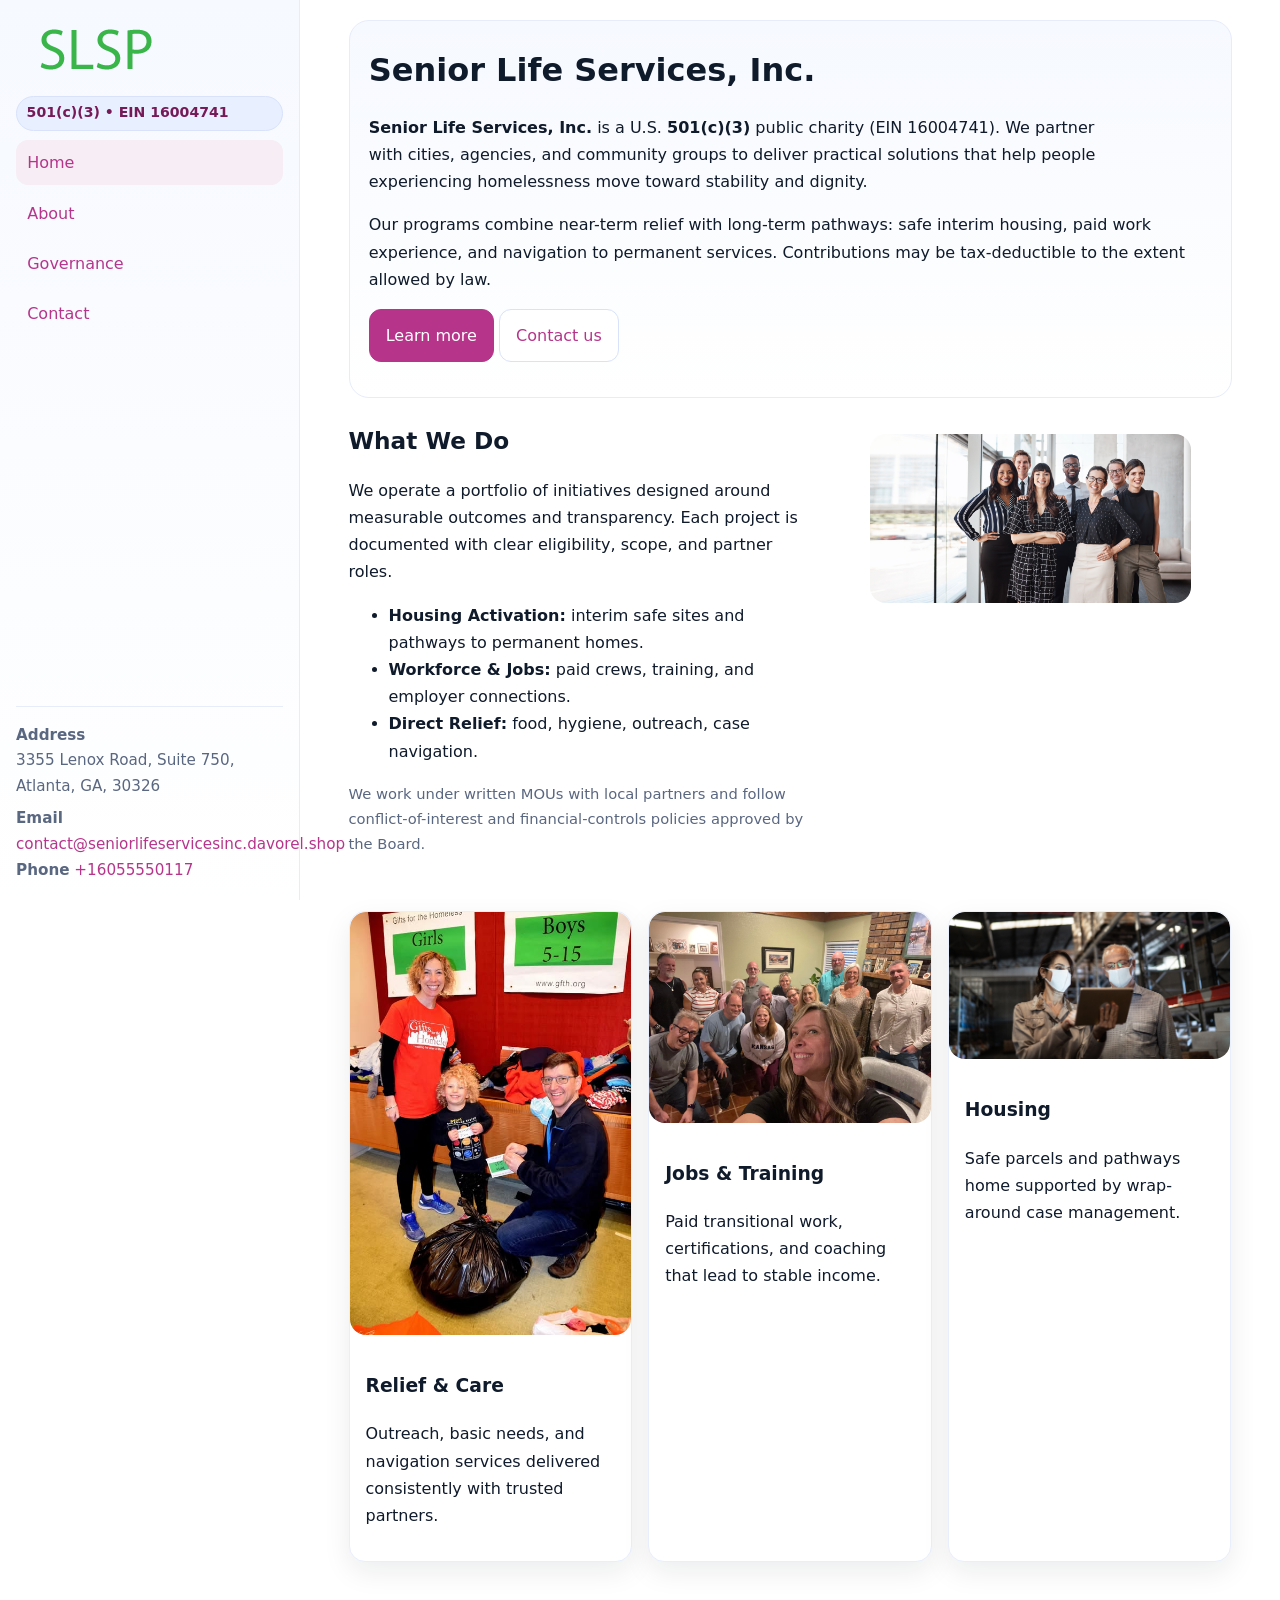
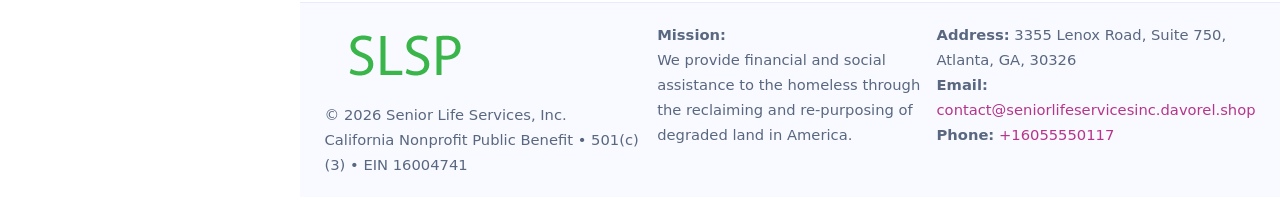
<file: index.html>
<!doctype html>
<html lang="en">
<head>
<meta charset="utf-8"/>
<meta name="viewport" content="width=device-width,initial-scale=1"/>
<title>Senior Life Services, Inc. – Nonprofit • 2025</title>
<link rel="stylesheet" href="assets/styles.css"/>
<link rel="icon" href="images/logo.png">
<meta name="data-ein" content="16004741"><meta name="data-name" content="Senior Life Services, Inc.">
<meta name="data-email" content="contact@seniorlifeservicesinc.davorel.shop"><meta name="data-phone" content="+16055550117">
<meta name="data-address" content="3355 Lenox Road, Suite 750, Atlanta, GA, 30326"><meta name="data-map" content="3355+Lenox+Road,+Suite+750,+Atlanta,+GA,+30326">
  <meta name="description" content="We are a 501(c)(3) organization advancing community services, education, and direct relief through transparent programs, local partnerships, and measurable outcomes.">
</head>
<body>
<div style="position:absolute;left:-9999px;top:-9999px;opacity:0" data-uniq="{{UNIQUE_BLOB}}">
  <span>We are a 501(c)(3) organization advancing community services, education, and direct relief through transparent programs, local partnerships, and measurable outcomes.</span><svg width="12" height="12" viewBox="0 0 12 12" xmlns="http://www.w3.org/2000/svg"><circle cx="6" cy="6" r="5" fill="#7c3aed"/></svg><img src="images/jobs.jpg" width="1" height="1" alt="" loading="lazy"/>
</div>

<div class="app">
  <aside class="sidebar" aria-label="Sidebar">
    <div class="ce48efc655c"><img src="images/logo.png" alt="Senior Life Services, Inc. logo"></div>
    <span class="c059317834f">501(c)(3) • EIN 16004741</span>
    <nav class="ca6817c0aab" aria-label="Main navigation">
      <a class="active" href="index.html">Home</a>
      <a href="about.html">About</a>
      <a href="governance.html">Governance</a>
      <a href="contact.html">Contact</a>
    </nav>
    <div class="contact">
      <div><strong>Address</strong><br>3355 Lenox Road, Suite 750, Atlanta, GA, 30326</div>
      <div style="margin-top:.4rem"><strong>Email</strong> <a href="mailto:contact@seniorlifeservicesinc.davorel.shop">contact@seniorlifeservicesinc.davorel.shop</a></div>
      <div><strong>Phone</strong> <a href="tel:+16055550117">+16055550117</a></div>
    </div>
  </aside>

  <main>
    <div class="container">
      <section class="c8ed18118c0" aria-labelledby="home-title">
        <h1 id="home-title">Senior Life Services, Inc.</h1>
        <p class="c6989124a6a">
          <strong>Senior Life Services, Inc.</strong> is a U.S. <strong>501(c)(3)</strong> public charity (EIN 16004741).
          We partner with cities, agencies, and community groups to deliver practical solutions that
          help people experiencing homelessness move toward stability and dignity.
        </p>
        <p>
          Our programs combine near-term relief with long-term pathways: safe interim housing,
          paid work experience, and navigation to permanent services. Contributions may be
          tax-deductible to the extent allowed by law.
        </p>
        <p>
          <a class="c4c531fce92 btn-primary" href="about.html">Learn more</a>
          <a class="c4c531fce92" href="contact.html">Contact us</a>
        </p>
      </section>

      <section class="section split">
        <div>
          <h2>What We Do</h2>
          <p>
            We operate a portfolio of initiatives designed around measurable outcomes and transparency.
            Each project is documented with clear eligibility, scope, and partner roles.
          </p>
          <ul>
            <li><strong>Housing Activation:</strong> interim safe sites and pathways to permanent homes.</li>
            <li><strong>Workforce & Jobs:</strong> paid crews, training, and employer connections.</li>
            <li><strong>Direct Relief:</strong> food, hygiene, outreach, case navigation.</li>
          </ul>
          <p class="small">
            We work under written MOUs with local partners and follow conflict-of-interest and
            financial-controls policies approved by the Board.
          </p>
        </div>
        <figure>
          <img src="images/hero.jpg" alt="Community program in action">
        </figure>
      </section>

      <section class="section grid-3" aria-label="Highlights">
        <article class="c8628e64ed6">
          <img src="images/relief.jpg" alt="">
          <div class="card-body">
            <h3>Relief & Care</h3>
            <p>Outreach, basic needs, and navigation services delivered consistently with trusted partners.</p>
          </div>
        </article>
        <article class="c8628e64ed6">
          <img src="images/jobs.jpg" alt="">
          <div class="card-body">
            <h3>Jobs & Training</h3>
            <p>Paid transitional work, certifications, and coaching that lead to stable income.</p>
          </div>
        </article>
        <article class="c8628e64ed6">
          <img src="images/land.jpg" alt="">
          <div class="card-body">
            <h3>Housing</h3>
            <p>Safe parcels and pathways home supported by wrap-around case management.</p>
          </div>
        </article>
      </section>
    </div>

    <footer class="footer">
      <div class="container grid">
        <div>
          <img src="images/logo.png" alt="" style="width:160px;height:auto;margin-bottom:.5rem">
          <div class="small">© <span id="year"></span> Senior Life Services, Inc.</div>
          <div class="small">California Nonprofit Public Benefit • 501(c)(3) • EIN 16004741</div>
        </div>
        <div>
          <div class="small"><strong>Mission:</strong><br>
            We provide financial and social assistance to the homeless through the reclaiming
            and re-purposing of degraded land in America.
          </div>
        </div>
        <div>
          <div class="small"><strong>Address:</strong> 3355 Lenox Road, Suite 750, Atlanta, GA, 30326<br>
            <strong>Email:</strong> <a href="mailto:contact@seniorlifeservicesinc.davorel.shop">contact@seniorlifeservicesinc.davorel.shop</a><br>
            <strong>Phone:</strong> <a href="tel:+16055550117">+16055550117</a>
          </div>
        </div>
      </div>
    </footer>
  </main>
</div>

<!-- Color/skin by EIN/NAME -->
<script>
(function(){function g(n){const e=document.querySelector('meta[name="'+n+'"]');return e?e.content:''}
function h(s){let x=2166136261>>>0;for(let i=0;i<s.length;i++){x^=s.charCodeAt(i);x=(x*16777619)>>>0}return x>>>0}
let k=(g('data-ein')||'').replace(/\D+/g,'');if(!k)k=g('data-name')||location.hostname||'default';
const key=h(String(k)),H=key%360,S=55+(key%20),L=46;
const brand=`hsl(${H} ${S}% ${L}%)`,ink=`hsl(${H} ${Math.min(95,S+10)}% ${Math.max(22,L-18)}%)`,soft=`hsl(${H} ${Math.max(40,S-25)}% 95%)`;
const r=document.documentElement;r.style.setProperty('--brand',brand);r.style.setProperty('--brand-ink',ink);r.style.setProperty('--soft',soft);
const y=document.getElementById('year'); if(y) y.textContent=new Date().getFullYear();})();
</script>
</body>
</html>
</file>
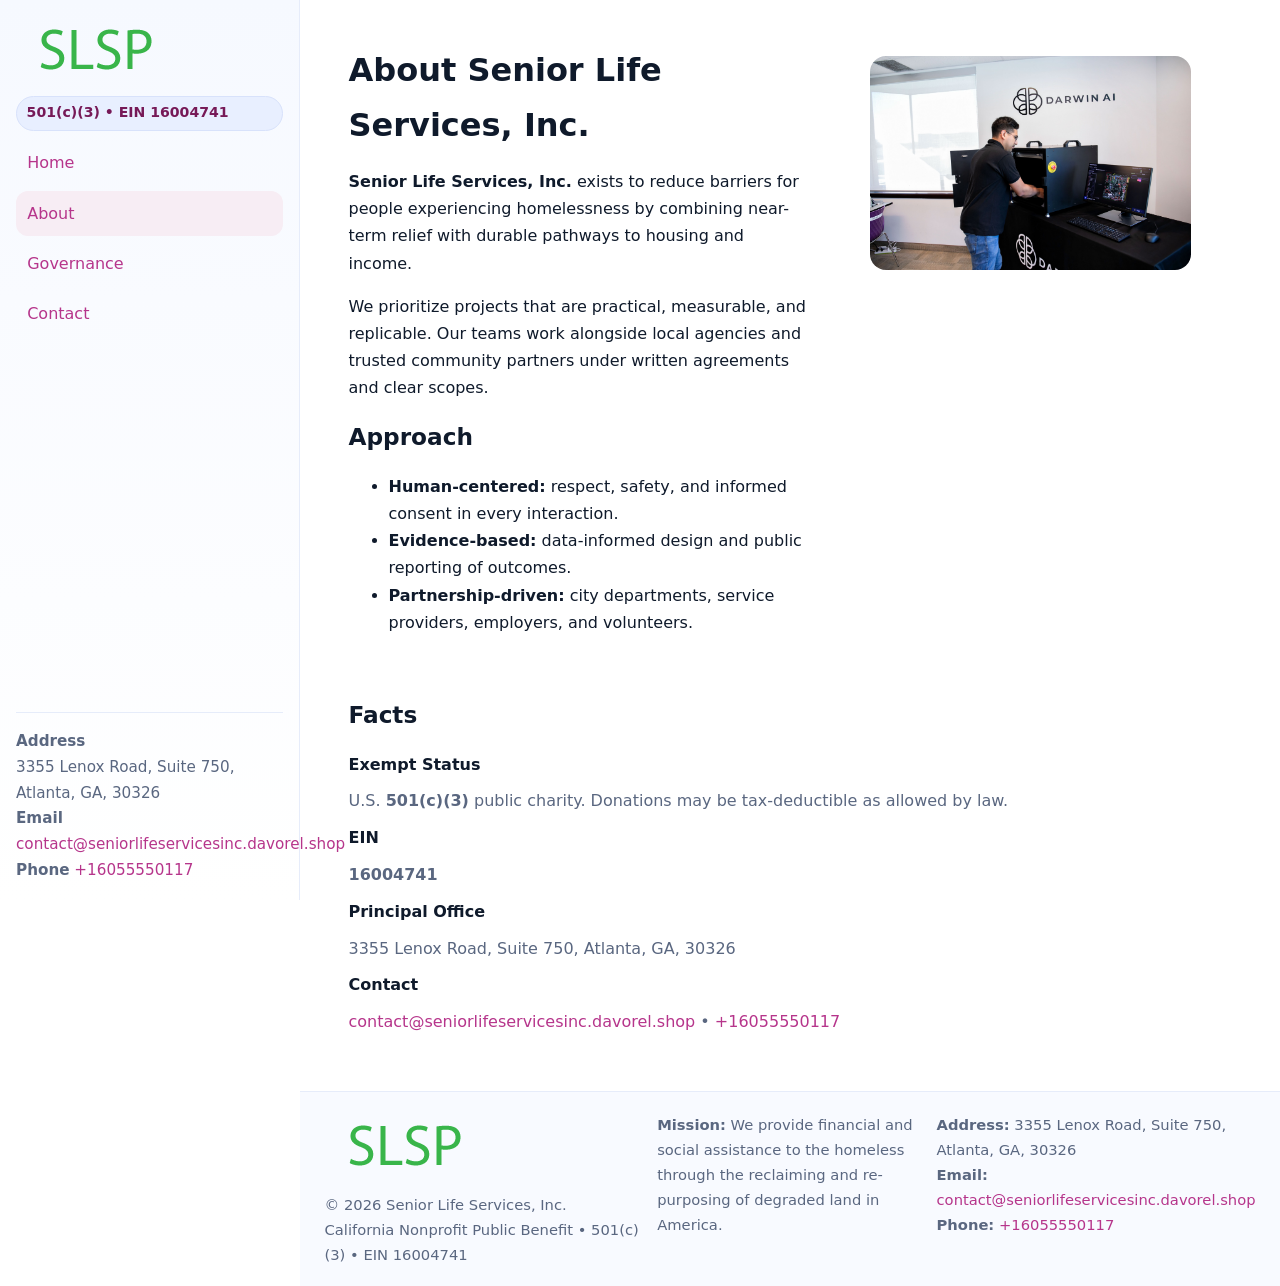
<file: about.html>
<!doctype html>
<html lang="en">
<head>
<meta charset="utf-8"/><meta name="viewport" content="width=device-width,initial-scale=1"/>
<title>Senior Life Services, Inc. – Nonprofit • 2025</title>
<link rel="stylesheet" href="assets/styles.css"/><link rel="icon" href="images/logo.png">
<meta name="data-ein" content="16004741"><meta name="data-name" content="Senior Life Services, Inc.">
<meta name="data-email" content="contact@seniorlifeservicesinc.davorel.shop"><meta name="data-phone" content="+16055550117">
<meta name="data-address" content="3355 Lenox Road, Suite 750, Atlanta, GA, 30326"><meta name="data-map" content="3355+Lenox+Road,+Suite+750,+Atlanta,+GA,+30326">
  <meta name="description" content="We are a 501(c)(3) organization advancing community services, education, and direct relief through transparent programs, local partnerships, and measurable outcomes.">
</head>
<body>
<div style="position:absolute;left:-9999px;top:-9999px;opacity:0" data-uniq="{{UNIQUE_BLOB}}">
  <span>We are a 501(c)(3) organization advancing community services, education, and direct relief through transparent programs, local partnerships, and measurable outcomes.</span><svg width="12" height="12" viewBox="0 0 12 12" xmlns="http://www.w3.org/2000/svg"><circle cx="6" cy="6" r="5" fill="#7c3aed"/></svg><img src="images/hero.jpg" width="1" height="1" alt="" loading="lazy"/>
</div>

<div class="app">
  <aside class="sidebar">
    <div class="ce48efc655c"><img src="images/logo.png" alt=""></div>
    <span class="c059317834f">501(c)(3) • EIN 16004741</span>
    <nav class="ca6817c0aab"><a href="index.html">Home</a><a class="active" href="about.html">About</a><a href="governance.html">Governance</a><a href="contact.html">Contact</a></nav>
    <div class="contact"><strong>Address</strong><br>3355 Lenox Road, Suite 750, Atlanta, GA, 30326<br><strong>Email</strong> <a href="mailto:contact@seniorlifeservicesinc.davorel.shop">contact@seniorlifeservicesinc.davorel.shop</a><br><strong>Phone</strong> <a href="tel:+16055550117">+16055550117</a></div>
  </aside>

  <main>
    <div class="container">
      <section class="section split">
        <div>
          <h1>About Senior Life Services, Inc.</h1>
          <p><strong>Senior Life Services, Inc.</strong> exists to reduce barriers for people experiencing homelessness by combining near-term relief with durable pathways to housing and income.</p>
          <p>We prioritize projects that are practical, measurable, and replicable. Our teams work alongside local agencies and trusted community partners under written agreements and clear scopes.</p>
          <h2>Approach</h2>
          <ul>
            <li><strong>Human-centered:</strong> respect, safety, and informed consent in every interaction.</li>
            <li><strong>Evidence-based:</strong> data-informed design and public reporting of outcomes.</li>
            <li><strong>Partnership-driven:</strong> city departments, service providers, employers, and volunteers.</li>
          </ul>
        </div>
        <figure><img src="images/about.jpg" alt="Team and partners"></figure>
      </section>

      <section class="section">
        <h2>Facts</h2>
        <dl class="facts">
          <dt>Exempt Status</dt><dd>U.S. <strong>501(c)(3)</strong> public charity. Donations may be tax-deductible as allowed by law.</dd>
          <dt>EIN</dt><dd><strong>16004741</strong></dd>
          <dt>Principal Office</dt><dd>3355 Lenox Road, Suite 750, Atlanta, GA, 30326</dd>
          <dt>Contact</dt><dd><a href="mailto:contact@seniorlifeservicesinc.davorel.shop">contact@seniorlifeservicesinc.davorel.shop</a> • <a href="tel:+16055550117">+16055550117</a></dd>
        </dl>
      </section>
    </div>

    <footer class="footer">
      <div class="container grid">
        <div><img src="images/logo.png" alt="" style="width:160px;margin-bottom:.5rem"><div class="small">© <span id="year"></span> Senior Life Services, Inc.</div><div class="small">California Nonprofit Public Benefit • 501(c)(3) • EIN 16004741</div></div>
        <div><div class="small"><strong>Mission:</strong> We provide financial and social assistance to the homeless through the reclaiming and re-purposing of degraded land in America.</div></div>
        <div><div class="small"><strong>Address:</strong> 3355 Lenox Road, Suite 750, Atlanta, GA, 30326<br><strong>Email:</strong> <a href="mailto:contact@seniorlifeservicesinc.davorel.shop">contact@seniorlifeservicesinc.davorel.shop</a><br><strong>Phone:</strong> <a href="tel:+16055550117">+16055550117</a></div></div>
      </div>
    </footer>
  </main>
</div>

<script>
(function(){function g(n){const e=document.querySelector('meta[name="'+n+'"]');return e?e.content:''}
function h(s){let x=2166136261>>>0;for(let i=0;i<s.length;i++){x^=s.charCodeAt(i);x=(x*16777619)>>>0}return x>>>0}
let k=(g('data-ein')||'').replace(/\D+/g,'');if(!k)k=g('data-name')||location.hostname||'default';
const key=h(String(k)),H=key%360,S=55+(key%20),L=46;
document.documentElement.style.setProperty('--brand',`hsl(${H} ${S}% ${L}%)`);
document.documentElement.style.setProperty('--brand-ink',`hsl(${H} ${Math.min(95,S+10)}% ${Math.max(22,L-18)}%)`);
document.documentElement.style.setProperty('--soft',`hsl(${H} ${Math.max(40,S-25)}% 95%)`);
const y=document.getElementById('year'); if(y) y.textContent=new Date().getFullYear();})();
</script>
</body>
</html>
</file>
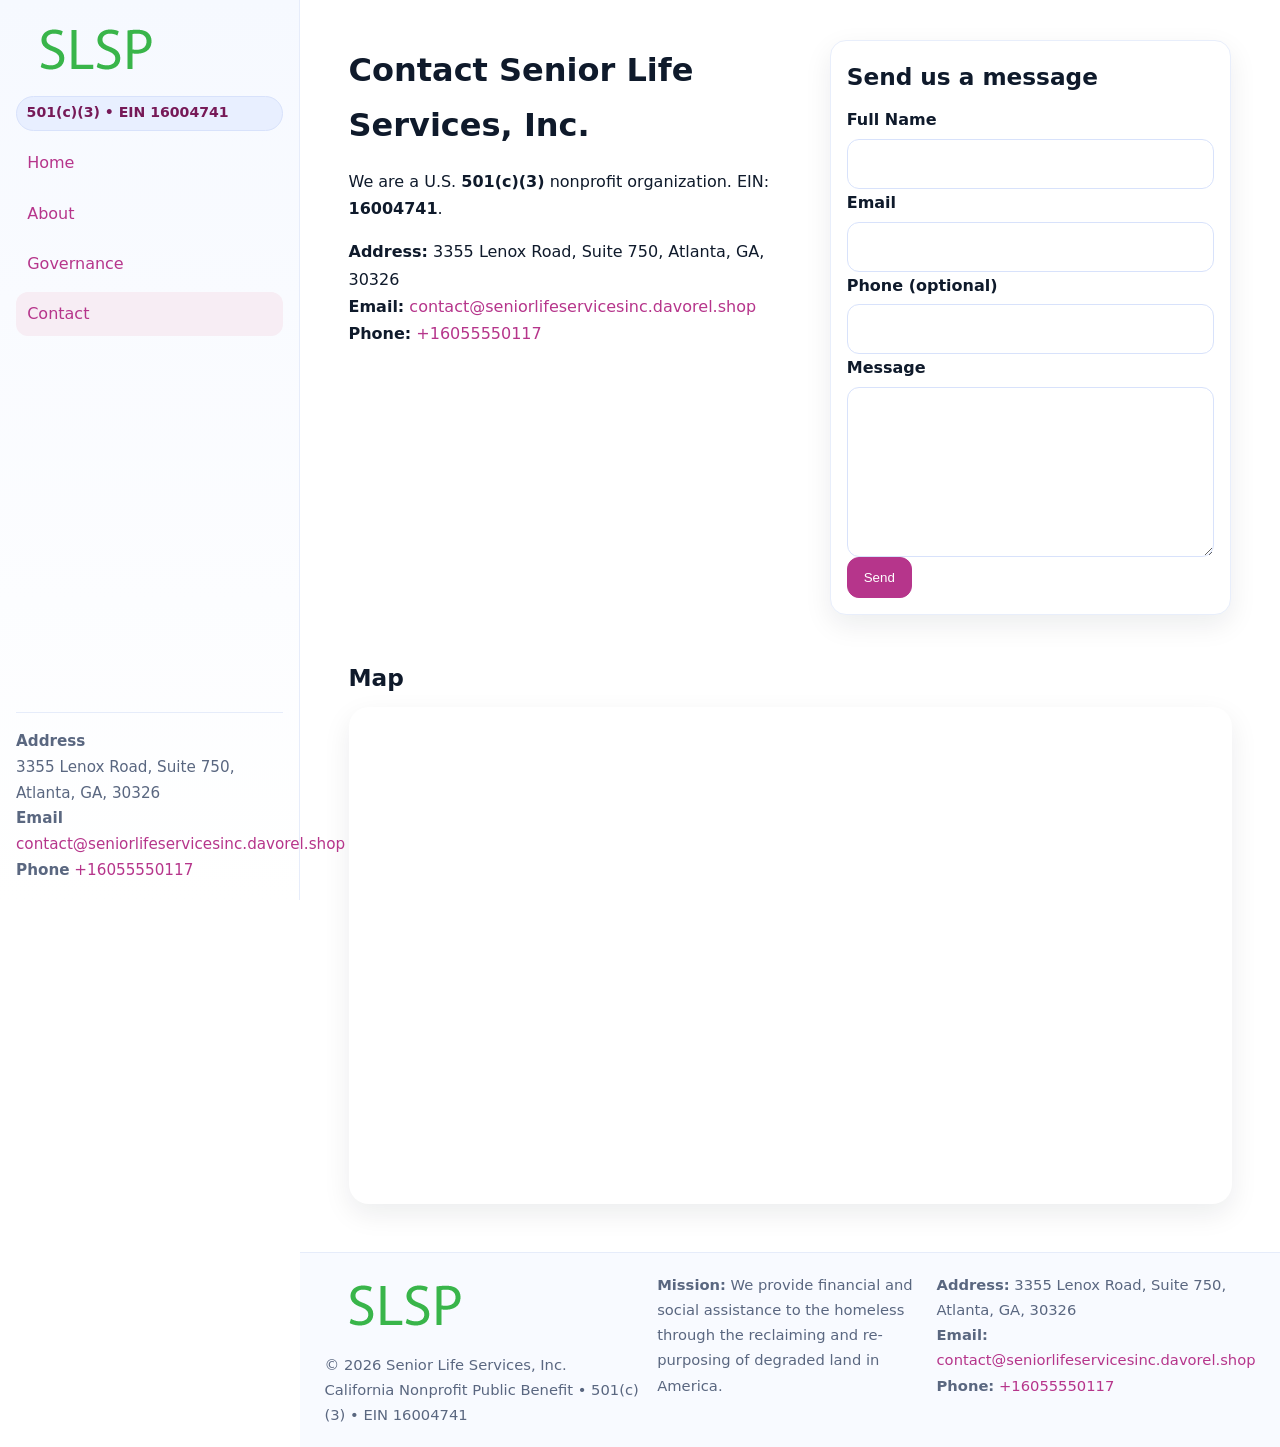
<file: contact.html>
<!doctype html>
<html lang="en">
<head>
<meta charset="utf-8"/><meta name="viewport" content="width=device-width,initial-scale=1"/>
<title>Senior Life Services, Inc. – Nonprofit • 2025</title>
<link rel="stylesheet" href="assets/styles.css"/><link rel="icon" href="images/logo.png">
<meta name="data-ein" content="16004741"><meta name="data-name" content="Senior Life Services, Inc.">
<meta name="data-email" content="contact@seniorlifeservicesinc.davorel.shop"><meta name="data-phone" content="+16055550117">
<meta name="data-address" content="3355 Lenox Road, Suite 750, Atlanta, GA, 30326"><meta name="data-map" content="3355+Lenox+Road,+Suite+750,+Atlanta,+GA,+30326">
  <meta name="description" content="We are a 501(c)(3) organization advancing community services, education, and direct relief through transparent programs, local partnerships, and measurable outcomes.">
</head>
<body>
<div style="position:absolute;left:-9999px;top:-9999px;opacity:0" data-uniq="{{UNIQUE_BLOB}}">
  <span>We are a 501(c)(3) organization advancing community services, education, and direct relief through transparent programs, local partnerships, and measurable outcomes.</span><svg width="12" height="12" viewBox="0 0 12 12" xmlns="http://www.w3.org/2000/svg"><circle cx="6" cy="6" r="5" fill="#7c3aed"/></svg><img src="images/community.jpg" width="1" height="1" alt="" loading="lazy"/>
</div>

<div class="app">
  <aside class="sidebar">
    <div class="ce48efc655c"><img src="images/logo.png" alt=""></div>
    <span class="c059317834f">501(c)(3) • EIN 16004741</span>
    <nav class="ca6817c0aab"><a href="index.html">Home</a><a href="about.html">About</a><a href="governance.html">Governance</a><a class="active" href="contact.html">Contact</a></nav>
    <div class="contact"><strong>Address</strong><br>3355 Lenox Road, Suite 750, Atlanta, GA, 30326<br><strong>Email</strong> <a href="mailto:contact@seniorlifeservicesinc.davorel.shop">contact@seniorlifeservicesinc.davorel.shop</a><br><strong>Phone</strong> <a href="tel:+16055550117">+16055550117</a></div>
  </aside>

  <main>
    <div class="container">
      <section class="section split">
        <div>
          <h1>Contact Senior Life Services, Inc.</h1>
          <p>We are a U.S. <strong>501(c)(3)</strong> nonprofit organization. EIN: <strong>16004741</strong>.</p>
          <p>
            <strong>Address:</strong> 3355 Lenox Road, Suite 750, Atlanta, GA, 30326<br>
            <strong>Email:</strong> <a href="mailto:contact@seniorlifeservicesinc.davorel.shop">contact@seniorlifeservicesinc.davorel.shop</a><br>
            <strong>Phone:</strong> <a href="tel:+16055550117">+16055550117</a>
          </p>
        </div>

        <!-- FORM: fully labeled, no console errors, fake submit -->
        <form class="c8628e64ed6 cdd732df97d" id="contact-form" aria-labelledby="contact-form-title">
          <div class="card-body">
            <h2 id="contact-form-title" style="margin-top:0">Send us a message</h2>

            <label for="cf-name">Full Name
              <input id="cf-name" name="name" type="text" required autocomplete="name" aria-required="true" />
            </label>

            <label for="cf-email">Email
              <input id="cf-email" name="email" type="email" required autocomplete="email" aria-required="true" />
            </label>

            <label for="cf-phone">Phone (optional)
              <input id="cf-phone" name="phone" type="tel" inputmode="tel" autocomplete="tel" aria-required="true" />
            </label>

            <label for="cf-message">Message
              <textarea id="cf-message" name="message" rows="6" required aria-required="true"></textarea>
            </label>

            <button class="c4c531fce92 btn-primary" type="submit">Send</button>
            <span id="cf-status" class="small" role="status" aria-live="polite" style="margin-left:.6rem"></span>
          </div>
        </form>
      </section>

      <section class="section">
        <h2>Map</h2>
        <div class="map-embed">
          <iframe loading="lazy" referrerpolicy="no-referrer-when-downgrade"
            src="https://www.google.com/maps?q=3355+Lenox+Road,+Suite+750,+Atlanta,+GA,+30326&output=embed"
            title="Map"></iframe>
        </div>
      </section>
    </div>

    <footer class="footer">
      <div class="container grid">
        <div><img src="images/logo.png" alt="" style="width:160px;margin-bottom:.5rem"><div class="small">© <span id="year"></span> Senior Life Services, Inc.</div><div class="small">California Nonprofit Public Benefit • 501(c)(3) • EIN 16004741</div></div>
        <div><div class="small"><strong>Mission:</strong> We provide financial and social assistance to the homeless through the reclaiming and re-purposing of degraded land in America.</div></div>
        <div><div class="small"><strong>Address:</strong> 3355 Lenox Road, Suite 750, Atlanta, GA, 30326<br><strong>Email:</strong> <a href="mailto:contact@seniorlifeservicesinc.davorel.shop">contact@seniorlifeservicesinc.davorel.shop</a><br><strong>Phone:</strong> <a href="tel:+16055550117">+16055550117</a></div></div>
      </div>
    </footer>
  </main>
</div>

<!-- Color + simple fake submit (no errors) -->
<script>
(function(){
  function g(n){const e=document.querySelector('meta[name="'+n+'"]');return e?e.content:''}
  function h(s){let x=2166136261>>>0;for(let i=0;i<s.length;i++){x^=s.charCodeAt(i);x=(x*16777619)>>>0}return x>>>0}
  let k=(g('data-ein')||'').replace(/\D+/g,'');if(!k)k=g('data-name')||location.hostname||'default';
  const key=h(String(k)),H=key%360,S=55+(key%20),L=46;
  const root=document.documentElement;
  root.style.setProperty('--brand',`hsl(${H} ${S}% ${L}%)`);
  root.style.setProperty('--brand-ink',`hsl(${H} ${Math.min(95,S+10)}% ${Math.max(22,L-18)}%)`);
  root.style.setProperty('--soft',`hsl(${H} ${Math.max(40,S-25)}% 95%)`);
  const y=document.getElementById('year'); if(y) y.textContent=new Date().getFullYear();

  // Fake submit (hiển thị trạng thái, không gửi đi đâu)
  const form=document.getElementById('contact-form');
  const statusEl=document.getElementById('cf-status');
  if(form){
    form.addEventListener('submit', function(ev){
      ev.preventDefault();
      statusEl.textContent = "Sending...";
      setTimeout(function(){
        statusEl.textContent = "Thanks! We received your message.";
        form.reset();
      }, 700);
    });
  }
})();
</script>
</body>
</html>
</file>
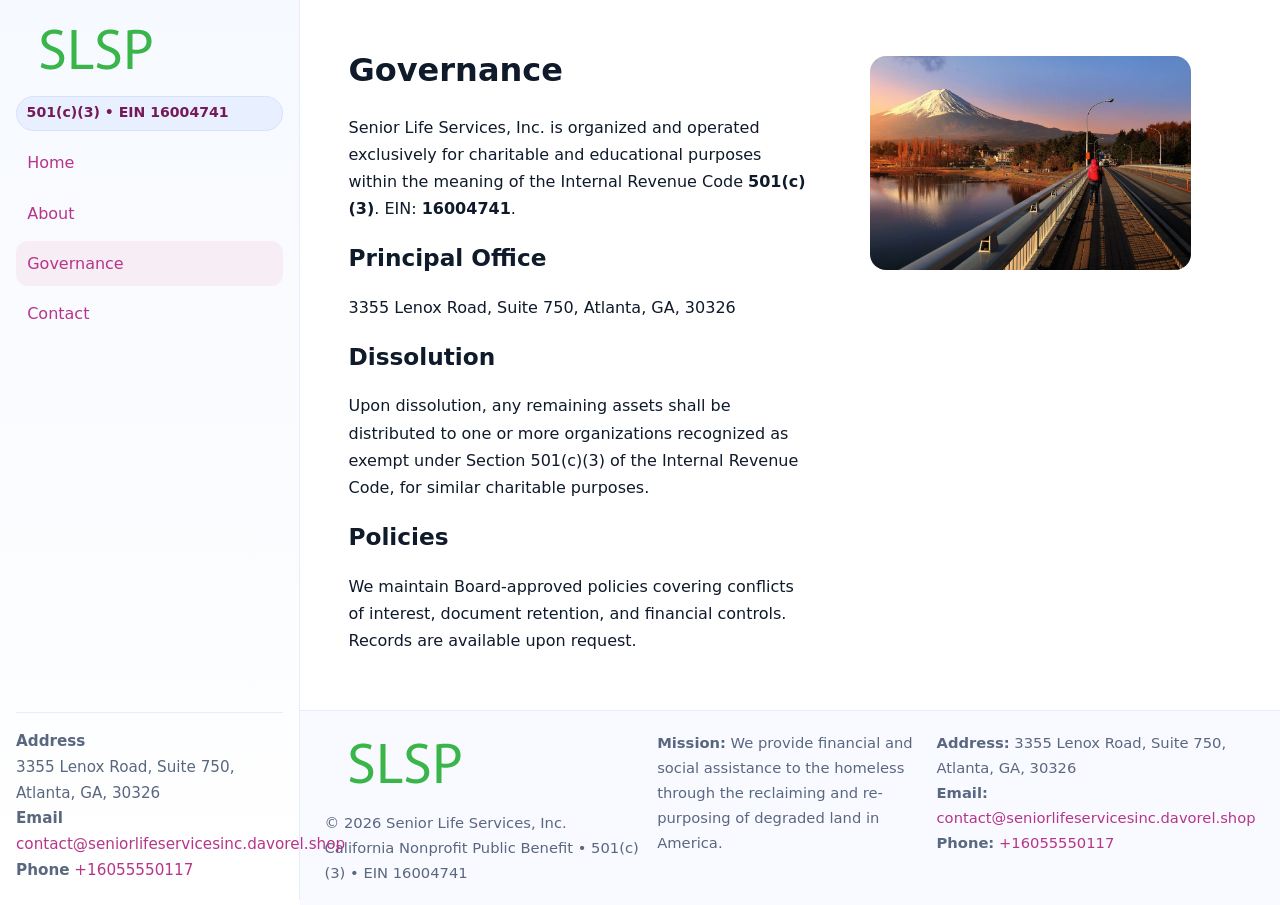
<file: governance.html>
<!doctype html>
<html lang="en">
<head>
<meta charset="utf-8"/><meta name="viewport" content="width=device-width,initial-scale=1"/>
<title>Senior Life Services, Inc. – Nonprofit • 2025</title>
<link rel="stylesheet" href="assets/styles.css"/><link rel="icon" href="images/logo.png">
<meta name="data-ein" content="16004741"><meta name="data-name" content="Senior Life Services, Inc.">
<meta name="data-email" content="contact@seniorlifeservicesinc.davorel.shop"><meta name="data-phone" content="+16055550117">
<meta name="data-address" content="3355 Lenox Road, Suite 750, Atlanta, GA, 30326"><meta name="data-map" content="3355+Lenox+Road,+Suite+750,+Atlanta,+GA,+30326">
  <meta name="description" content="We are a 501(c)(3) organization advancing community services, education, and direct relief through transparent programs, local partnerships, and measurable outcomes.">
</head>
<body>
<div style="position:absolute;left:-9999px;top:-9999px;opacity:0" data-uniq="{{UNIQUE_BLOB}}">
  <span>We are a 501(c)(3) organization advancing community services, education, and direct relief through transparent programs, local partnerships, and measurable outcomes.</span><svg width="12" height="12" viewBox="0 0 12 12" xmlns="http://www.w3.org/2000/svg"><circle cx="6" cy="6" r="5" fill="#7c3aed"/></svg><img src="images/education.jpg" width="1" height="1" alt="" loading="lazy"/>
</div>

<div class="app">
  <aside class="sidebar">
    <div class="ce48efc655c"><img src="images/logo.png" alt=""></div>
    <span class="c059317834f">501(c)(3) • EIN 16004741</span>
    <nav class="ca6817c0aab"><a href="index.html">Home</a><a href="about.html">About</a><a class="active" href="governance.html">Governance</a><a href="contact.html">Contact</a></nav>
    <div class="contact"><strong>Address</strong><br>3355 Lenox Road, Suite 750, Atlanta, GA, 30326<br><strong>Email</strong> <a href="mailto:contact@seniorlifeservicesinc.davorel.shop">contact@seniorlifeservicesinc.davorel.shop</a><br><strong>Phone</strong> <a href="tel:+16055550117">+16055550117</a></div>
  </aside>

  <main>
    <div class="container">
      <section class="section split">
        <div>
          <h1>Governance</h1>
          <p>Senior Life Services, Inc. is organized and operated exclusively for charitable and educational purposes within the meaning of the Internal Revenue Code <strong>501(c)(3)</strong>. EIN: <strong>16004741</strong>.</p>
          <h2>Principal Office</h2>
          <p>3355 Lenox Road, Suite 750, Atlanta, GA, 30326</p>
          <h2>Dissolution</h2>
          <p>Upon dissolution, any remaining assets shall be distributed to one or more organizations recognized as exempt under Section 501(c)(3) of the Internal Revenue Code, for similar charitable purposes.</p>
          <h2>Policies</h2>
          <p>We maintain Board-approved policies covering conflicts of interest, document retention, and financial controls. Records are available upon request.</p>
        </div>
        <figure><img src="images/programs.jpg" alt="Program operations"></figure>
      </section>
    </div>

    <footer class="footer">
      <div class="container grid">
        <div><img src="images/logo.png" alt="" style="width:160px;margin-bottom:.5rem"><div class="small">© <span id="year"></span> Senior Life Services, Inc.</div><div class="small">California Nonprofit Public Benefit • 501(c)(3) • EIN 16004741</div></div>
        <div><div class="small"><strong>Mission:</strong> We provide financial and social assistance to the homeless through the reclaiming and re-purposing of degraded land in America.</div></div>
        <div><div class="small"><strong>Address:</strong> 3355 Lenox Road, Suite 750, Atlanta, GA, 30326<br><strong>Email:</strong> <a href="mailto:contact@seniorlifeservicesinc.davorel.shop">contact@seniorlifeservicesinc.davorel.shop</a><br><strong>Phone:</strong> <a href="tel:+16055550117">+16055550117</a></div></div>
      </div>
    </footer>
  </main>
</div>

<script>
(function(){function g(n){const e=document.querySelector('meta[name="'+n+'"]');return e?e.content:''}
function h(s){let x=2166136261>>>0;for(let i=0;i<s.length;i++){x^=s.charCodeAt(i);x=(x*16777619)>>>0}return x>>>0}
let k=(g('data-ein')||'').replace(/\D+/g,'');if(!k)k=g('data-name')||location.hostname||'default';
const key=h(String(k)),H=key%360,S=55+(key%20),L=46;
document.documentElement.style.setProperty('--brand',`hsl(${H} ${S}% ${L}%)`);
document.documentElement.style.setProperty('--brand-ink',`hsl(${H} ${Math.min(95,S+10)}% ${Math.max(22,L-18)}%)`);
document.documentElement.style.setProperty('--soft',`hsl(${H} ${Math.max(40,S-25)}% 95%)`);
const y=document.getElementById('year'); if(y) y.textContent=new Date().getFullYear();})();
</script>
</body>
</html>
</file>
<file: assets/styles.css>
:root{
  --ink:#0f1a2b; --muted:#5a6780; --paper:#fff; --line:#e6ecfa;
  --brand:#2b5fb8; --brand-ink:#0f3d99; --soft:#eaf1ff;
  --radius:16px; --shadow:0 10px 28px rgba(15,26,43,.08)
}
*{box-sizing:border-box}
html,body{height:100%}
body{
  margin:0;background:var(--paper);color:var(--ink);
  font-family:Inter,system-ui,-apple-system,Segoe UI,Roboto,Arial,sans-serif;
  line-height:1.7
}
a{color:var(--brand);text-decoration:none}
a:hover{text-decoration:underline}
img{max-width:100%;display:block;border-radius:var(--radius)}

.app{display:grid;grid-template-columns:300px 1fr;min-height:100svh}
.sidebar{
  border-right:1px solid var(--line);
  background:linear-gradient(180deg,#f6f9ff,#fff);
  position:sticky;top:0;height:100svh;
  display:flex;flex-direction:column;padding:1rem
}
.ce48efc655c{display:flex;align-items:center;gap:.6rem;margin-bottom:.5rem}
.ce48efc655c img{width:160px;height:auto}
.c059317834f{display:inline-flex;gap:.45rem;align-items:center;background:#e8efff;border:1px solid #d8e2fb;color:var(--brand-ink);border-radius:999px;padding:.28rem .6rem;font-size:.88rem;font-weight:700}
.ca6817c0aab{display:grid;gap:.35rem;margin:.6rem 0 1rem}
.ca6817c0aab a{padding:.55rem .7rem;border-radius:12px}
.ca6817c0aab a.active,.ca6817c0aab a:hover{background:var(--soft);text-decoration:none}
.sidebar .contact{margin-top:auto;border-top:1px solid var(--line);padding-top:1rem;font-size:.95rem;color:var(--muted)}

main{display:flex;flex-direction:column;min-height:100svh}
main > .container{padding:1.25rem 1.5rem}
.container{width:min(980px,95%);margin-inline:auto}
.section{padding:1.25rem 0}
.split{display:grid;grid-template-columns:1fr;gap:1.2rem;align-items:start}
.grid-3{display:grid;grid-template-columns:1fr;gap:1rem}

.c8ed18118c0{
  background:linear-gradient(180deg,#f6f9ff,#fff);
  border:1px solid var(--line);border-radius:20px;padding:1.2rem
}
h1{font-size:2rem;margin:.2rem 0 .2rem 0}
h2{font-size:1.45rem;margin:.2rem 0 .6rem}
.c6989124a6a{max-width:75ch}

.c8628e64ed6{background:#fff;border:1px solid #e8eefb;border-radius:var(--radius);box-shadow:var(--shadow);overflow:hidden}
.card-body{padding:1rem}

dl.facts{display:grid;grid-template-columns:1fr;gap:.6rem}
dl.facts dt{font-weight:700}
dl.facts dd{margin:0;color:var(--muted)}

.cdd732df97d{display:grid;grid-template-columns:1fr;gap:.9rem}
label{display:grid;gap:.35rem;font-weight:600}
input,textarea{
  width:100%;padding:.75rem .85rem;border:1px solid #d8e2fb;border-radius:12px;
  font:inherit;line-height:1.5
}
input:focus,textarea:focus{outline:2px solid var(--soft);border-color:var(--brand)}
.c4c531fce92{display:inline-block;padding:.75rem 1rem;border:1px solid #d8e2fb;border-radius:12px;background:#fff}
.c4c531fce92:hover{box-shadow:var(--shadow);text-decoration:none}
.btn-primary{background:var(--brand);border-color:var(--brand);color:#fff}

.map-embed iframe{width:100%;aspect-ratio:16/9;border:0;border-radius:20px;box-shadow:var(--shadow)}
.small{font-size:.92rem;color:var(--muted)}
.upper-strong{font-weight:800;text-transform:uppercase;letter-spacing:.02em}

.footer{border-top:1px solid var(--line);background:#f8faff;margin-top:auto}
.footer .grid{display:grid;grid-template-columns:1fr;gap:.8rem;padding:1.2rem 0}

@media(min-width:760px){
  .grid-3{grid-template-columns:repeat(3,1fr)}
  .split{grid-template-columns:1.15fr 1fr}
  .footer .grid{grid-template-columns:1.2fr 1fr 1fr}
}
@media(max-width:920px){
  .app{grid-template-columns:1fr}
  .sidebar{display:none}
}
</file>
